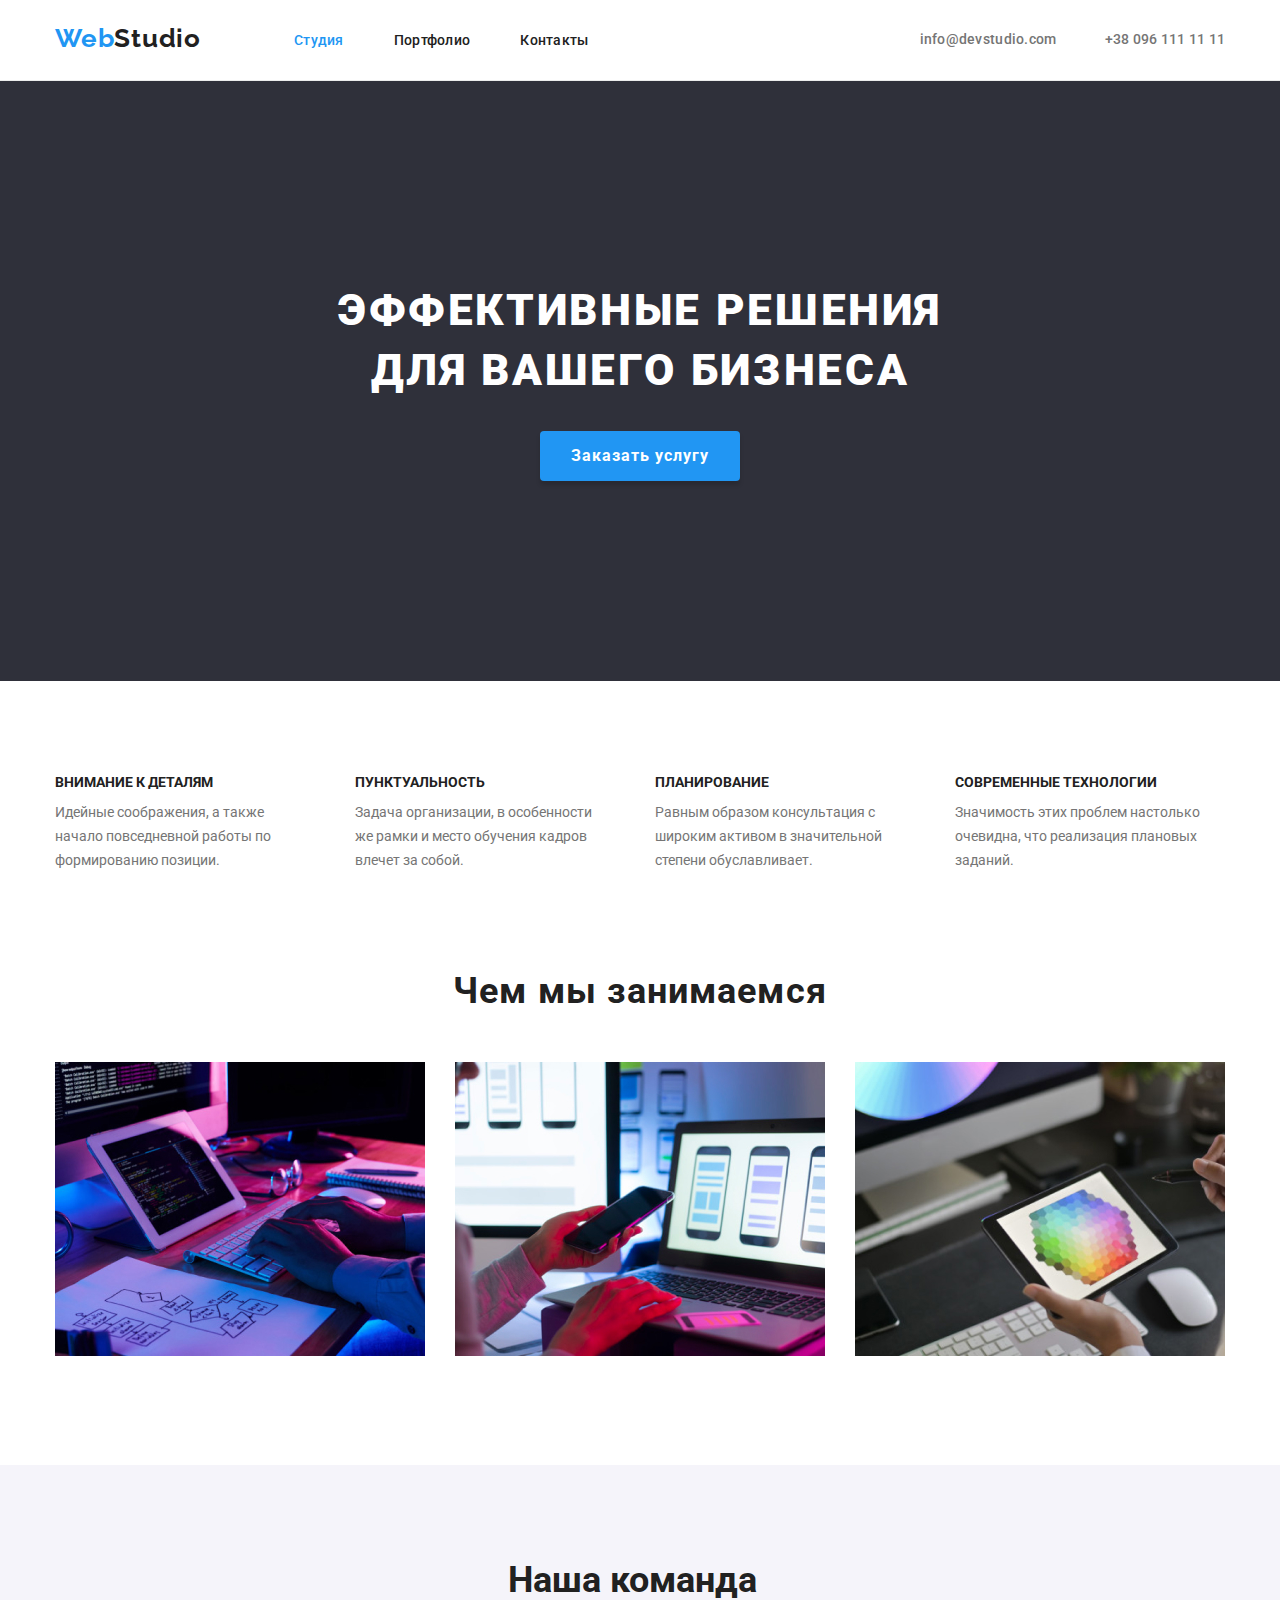
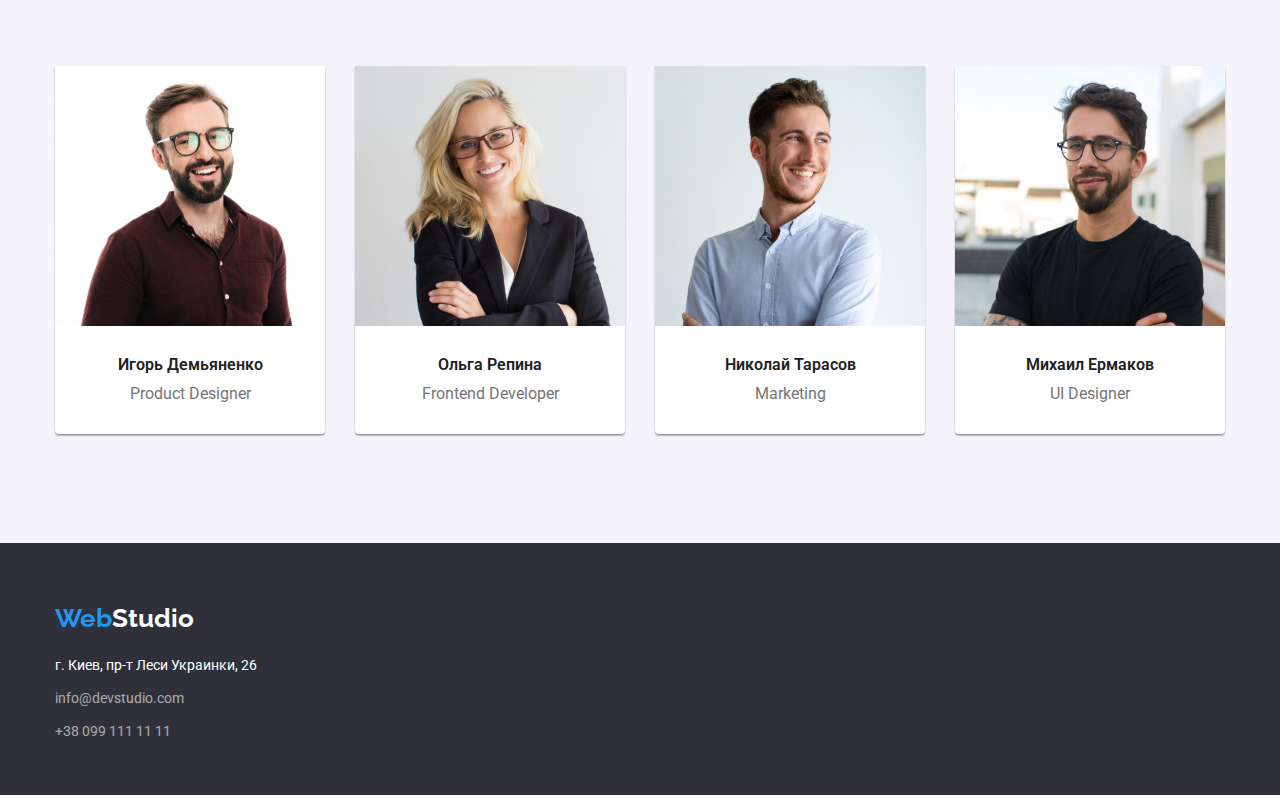
<file: index.html>
<!DOCTYPE html>
<html lang="ru">
<head>
    <meta charset="UTF-8">
    <meta name="viewport" content="width=device-width, initial-scale=1.0">
    <title lang="en">WebStudio</title>
    <link rel="stylesheet" href="https://cdnjs.cloudflare.com/ajax/libs/modern-normalize/1.0.0/modern-normalize.min.css">
    <link rel="stylesheet" href="https://fonts.googleapis.com/css2?family=Raleway:wght@700&family=Roboto:wght@400;500;700;900&display=swap">
    <link rel="stylesheet" href="./style.css">
</head>
<!--Header-->
<body class="general-style">
    <header class="header-style">
        <div class="header-container">
        <nav class="">               
            <ul class="list nav-style">
                <li  class="logo-header-position">
                    <a href="./index.html" lang="en" class="link logo-header">Web<span class="logo-black">Studio</span></a>
                </li>
                <li class="nav-position">
                    <a href="./index.html" class="link navigate studio current">Студия</a>
                </li>
                <li class="nav-position">
                    <a href="./portfolio-folder/portfolio.html" target="_blank" class="link navigate portfolio">Портфолио</a>
                </li>
                <li class="nav-position">
                    <a href="#" class="link navigate contacts">Контакты</a>
                </li>
            </ul>
        </nav>
            <div class="contact-item">
                <a class="link mail-link" href="mailto:info@devstudio.com">info@devstudio.com</a>
                <a class="link tel-link" href="tel:+380961111111">+38 096 111 11 11</a>
            </div>
        </div>
    </header>
    <main>
        <!--Hero-->
        <!--Первая секция-->
        <section class="">
            <div class="first-container">
            <h1 class="h1-style">Эффективные решения для вашего бизнеса</h1>
            <div class="first-btn-style">
               <button type="button" class="btn-order">Заказать услугу</button>
            </div>
        </section>
        <!--Вторая секция-->
        <section class="">
            <div class="second-container">
            <h2 class="invisible">Сильные стороны компании</h2>
            <ul class="list strengths-position">
                <li class="strengths-item">
                    <h3 class="strengths-title attention">Внимание к деталям</h3>
                    <p class="strengths-text text-at">
                        Идейные соображения, а также начало повседневной работы 
                        по формированию позиции.
                    </p>
                </li>
                <li class="strengths-item">
                    <h3 class="strengths-title punctuality">Пунктуальность</h3>
                    <p class="strengths-text text-pt">
                        Задача организации, в особенности же рамки 
                        и место обучения кадров влечет за собой.
                    </p>
                </li>
                <li class="strengths-item">
                    <h3 class="strengths-title planning">Планирование</h3>
                    <p class="strengths-text text-pl">
                        Равным образом консультация с широким 
                        активом в значительной степени обуславливает.
                    </p>
                </li>
                <li class="strengths-item">
                    <h3 class="strengths-title modern-techs">Современные технологии</h3>
                    <p class="strengths-text text-mt">
                        Значимость этих проблем настолько 
                        очевидна, что реализация плановых заданий.
                    </p>
                </li>
            </ul>
            <h2 class="what-we-do-title">Чем мы занимаемся</h2>
            <ul class="list img-list">
                <li class="img-position">
                    <img class="" src="./resources/specin/img.jpg" alt="набор на клавиатуре" width="370"
                        height="294">
                </li>
                <li class="img-position">
                    <img class="" src="./resources/specin/img-1.jpg" alt="работа на ноут-буке с телефоном в руке"
                        width="370" height="294">
                </li>
                <li class="img-position">
                    <img class="" src="./resources/specin/img-2.jpg" alt="работа с планшетом" width="370"
                        height="294">
                </li>
            </ul>
            </div>
        </section>
        <!--Третья секция-->
        <section class="third-container-bg">
            <div class="third-container">
            <h2 class="our-team">Наша команда</h2>
            <ul class="list team-position">
                <li class="team-item igor">
                    <a href="#" class="team-link"><img src="./resources/ourteam/igor.jpg" alt="Игорь Демьяненко" width="270"
                            height="260">
                        <h3 class="text-link">
                            Игорь Демьяненко
                        </h3>
                        <p lang="en" class="text-p">Product Designer</p>
                    </a>
                </li>
                <li class="team-item olga">
                    <a href="#" class="team-link"><img src="./resources/ourteam/olga.jpg" alt="Ольга Репина" width="270"
                            height="260">
                        <h3 class="text-link">
                            Ольга Репина
                        </h3>
                        <p lang="en" class="text-p">Frontend Developer</p>
                    </a>
                </li>
                <li class="team-item nikolay">
                    <a href="#" class="team-link"><img src="./resources/ourteam/nikolai.jpg" alt="Николай Тарасов" width="270"
                            height="260">
                        <h3 class="text-link">
                            Николай Тарасов
                        </h3>
                        <p lang="en" class="text-p">Marketing</p>
                    </a>
                </li>
                <li class="team-item michail">
                    <a href="#" class="team-link"><img src="./resources/ourteam/michail.jpg" alt="Михаил Ермаков" width="270"
                            height="260">
                        <h3 class="text-link">
                            Михаил Ермаков
                        </h3>
                        <p lang="en" class="text-p">UI Designer</p>
                    </a>
                </li>
            </ul>
            </div>
        </section>
        <!--Подвал-->
        <div>
            <footer class="footer-bg">
                <div class="footer-container">
                <a href="./index.html" lang="en" class="logo-footer">Web<span class="logowhite">Studio</span></a>
                <address>
                    <ul class="list footer-style">
                        <li class="footer-position">
                            <a class="footer-item maps-ft" href="https://goo.gl/maps/K3a9Xga9qzkyoFFn6" target="_blank">
                                г. Киев, пр-т Леси Украинки, 26
                            </a>
                        </li>
                        <li class="footer-position">
                            <a class="footer-item mail-ft" href="mailto:info@devstudio.com">info@devstudio.com</a>
                        </li>
                        <li class="footer-position">
                            <a class="footer-item tel-ft" href="tel:+380991111111">+38 099 111 11 11</a>
                        </li>
                    </ul>
                </div>
                </address>
            </footer>
        </div>
    
</body>
</html>
</file>
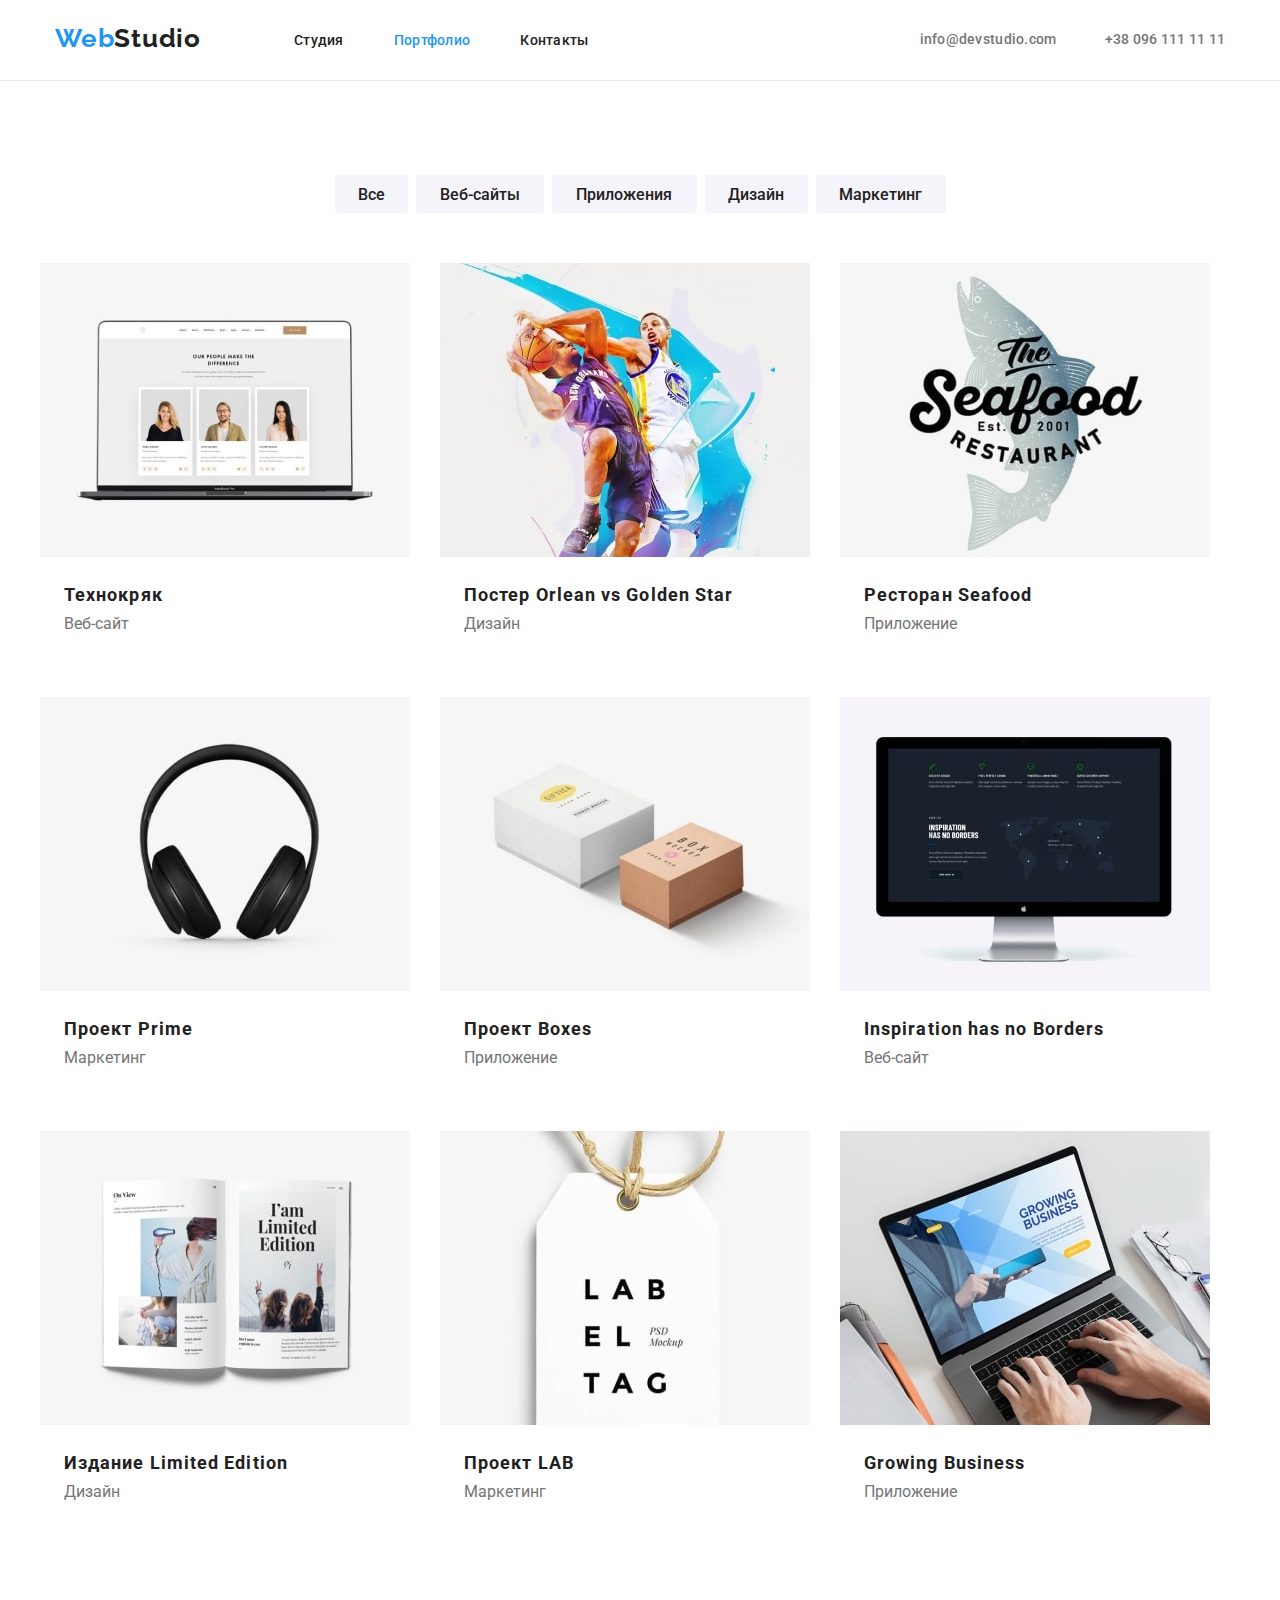
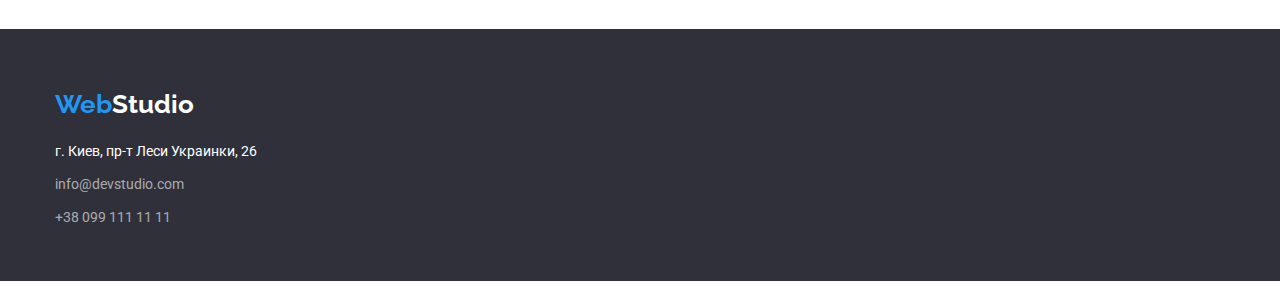
<file: portfolio-folder/portfolio.html>
<!DOCTYPE html>
<html lang="ru">
<head>
    <meta charset="UTF-8">
    <meta name="viewport" content="width=device-width, initial-scale=1.0">
    <title>Portfolio</title>
    <link rel="stylesheet" href="https://fonts.googleapis.com/css2?family=Raleway:wght@700&family=Roboto:wght@400;500;700;900&display=swap">
    <link rel="stylesheet" href="https://cdnjs.cloudflare.com/ajax/libs/modern-normalize/1.0.0/modern-normalize.min.css" />
    <link rel="stylesheet" href="../style.css">
</head>
    <!--Header-->
    <body class="general-style">
        <header class="header-style">
            <div class="header-container line">
                <nav class="">
                    <ul class="list nav-style">
                        <li class="logo-header-position">
                            <a href="../index.html" lang="en" class="logo-header">Web<span class="logo-black">Studio</span></a>
                        </li>
                        <li class="nav-position">
                            <a href="../index.html" class="navigate studio">Студия</a>
                        </li>
                        <li class="nav-position">
                            <a href="./portfolio-folder/portfolio.html" target="_blank" class="navigate portfolio current">Портфолио</a>
                        </li>
                        <li class="nav-position">
                            <a href="#" class="navigate contacts">Контакты</a>
                        </li>
                    </ul>
                </nav>
                <div class="contact-item">
                    <a class="link mail-link" href="mailto:info@devstudio.com">info@devstudio.com</a>
                    <a class="link tel-link" href="tel:+380961111111">+38 096 111 11 11</a>
                </div>
                </div>
        </header>
        <!--Hero-->
        <main>
            <section class="main-bg">
                <div class="hero-style">
                <h1 class="invisible">Ряд кнопок</h1>
                <ul class="list btn-position">
                    <li class="btn-item">
                        <button type="button" class="btn all">Все</button>
                    </li>
                    <li class="btn-item">
                        <button type="button" class="btn sites">Веб-сайты</button>
                    </li>
                    <li class="btn-item">
                        <button type="button" class="btn apps">Приложения</button>
                    </li>
                    <li class="btn-item">
                        <button type="button" class="btn design">Дизайн</button>
                    </li>
                    <li class="btn-item">
                        <button type="button" class="btn marketing">Маркетинг</button>
                    </li>
                </ul>
                <h2 class="invisible">Примеры работ</h2>
                <ul class="card-set">
                    <li class="card">
                        <a href="#" class="item">
                            <img src="./portfolio-images/port-img.jpg" alt="Постер Сайта Технокряк" width="370" height="294">
                            <h2 class="work-text">Технокряк
                            </h2>
                            <p class="work-type">Веб-сайт</p>
                        </a>
                    </li>
                    <li class="card">
                        <a href="#" class="item">
                            <img src="./portfolio-images/port-img-1.jpg" alt="Постер New Orlean vs Golden Star" width="370"
                                height="294">
                            <h2 class="work-text">Постер <span lang="en">Orlean vs Golden Star</span>
                            </h2>
                            <p class="work-type">Дизайн</p>
                        </a>
                    </li>
                    <li class="card">
                        <a href="#" class="item">
                            <img src="./portfolio-images/port-img-2.jpg" alt="Постер Ресторана Seafood" width="370"
                                height="294">
                            <h2 class="work-text">Ресторан <span lang="en">Seafood</span>
                            </h2>
                            <p class="work-type">Приложение</p>
                        </a>
                    </li>
                    <li class="card">
                        <a href="#" class="item">
                            <img src="./portfolio-images/port-img-3.jpg" alt="Наушники черные" width="370" height="294">
                            <h2 class="work-text">Проект <span lang="en">Prime</span>
                            </h2>
                            <p class="work-type">Маркетинг</p>
                        </a>
                    </li>
                    <li class="card">
                        <a href="#" class="item">
                            <img src="./portfolio-images/port-img-4.jpg" alt="Две коробки, белая и коричневая" width="370"
                                height="294">
                            <h2 class="work-text">Проект <span lang="en">Boxes</span>
                            </h2>
                            <p class="work-type">Приложение</p>
                        </a>
                    </li>
                    <li class="card">
                        <a href="#" class="item">
                            <img src="./portfolio-images/port-img-5.jpg"
                                alt="Монитор с открытой страницей сайта Inspiration has no Borders" width="370" height="294">
                            <h2 class="work-text"><span lang="en">Inspiration has no Borders</span>
                            </h2>
                            <p class="work-type">Веб-сайт</p>
                        </a>
                    </li>
                    <li class="card">
                        <a href="#" class="item">
                            <img src="./portfolio-images/port-img-6.jpg" alt="Раскрытая книга Издание Limited Edition"
                                width="370" height="294">
                            <h2 class="work-text">Издание <span lang="en">Limited Edition</span>
                            </h2>
                            <p class="work-type">Дизайн</p>
                        </a>
                    </li>
                    <li class="card">
                        <a href="#" class="item">
                            <img src="./portfolio-images/port-img-7.jpg" alt="Бирка LABELTAG" width="370" height="294">
                            <h2 class="work-text">Проект <span lang="en">LAB</span>
                            </h2>
                            <p class="work-type">Маркетинг</p>
                        </a>
                    </li>
                    <li class="card">
                        <a href="#" class="item">
                            <img src="./portfolio-images/port-img-8.jpg" alt="Набор на клавиатуре ноутбука" width="370"
                                height="294">
                            <h2 class="work-text"><span lang="en">Growing Business</span>
                            </h2>
                            <p class="work-type">Приложение</p>
                        </a>
                    </li>
                </ul>
                </div>
            </section>
        </main>
        <!--Подвал-->
        <div>
        <footer class="footer-bg">
            <div class="footer-container">
                <a href="./index.html" lang="en" class="logo-footer">Web<span class="logowhite">Studio</span></a>
                <address>
                    <ul class="list footer-style">
                        <li class="footer-position">
                            <a class="footer-item maps-ft" href="https://goo.gl/maps/K3a9Xga9qzkyoFFn6" target="_blank">
                                г. Киев, пр-т Леси Украинки, 26
                            </a>
                        </li>
                        <li class="footer-position">
                            <a class="footer-item mail-ft" href="mailto:info@devstudio.com">info@devstudio.com</a>
                        </li>
                        <li class="footer-position">
                            <a class="footer-item tel-ft" href="tel:+380991111111">+38 099 111 11 11</a>
                        </li>
                    </ul>
                </address>
            </div>   
        </footer>
        </div>
    </body>
</html>
</file>
<file: style.css>
/* Кастомные CSS свойства (переменные) */
/* Основной цвет текста #757575 */
/* Цвет текста заголовков #212121 */
/* Акцентный цвет текста #2196F3 */
/* Цвет текста  основного заголовка #FFFFFF */
/* Цвет основного фона #E5E5E5
/* Цвет фона шапки #FFFFFF */
/* Цвет фона основного заголовка #2F303A;
/* Цвет фона команды и кнопок #F5F4FA */
/* Цвет фона футера #2F303A */

/* Здесь начало кода */
:root {
  --primary-text-color: #757575;
  --title-text-color: #212121;
  --accent-text-color: #2196f3;
  --footer-address-color: rgba(255, 255, 255, 0.6);
  --general-background-color: #e5e5e5;
  --header-background-color: #ffffff;
  --order-background-color: #2f303a;
  --team-background-color: #f5f4fa;
  --portfolio-border-color: #eeeeee;
}

* {
  box-sizing: border-box;
}

h1,
h2,
h3,
h4,
h5,
h6,
p {
  margin: 0;
}
ul,
ol {
  margin: 0;
  padding: 0;
}
img {
  display: block;
}
button :hover {
  cursor: pointer;
}
.list {
  list-style: none;
}
.link {
  text-decoration: none;
}

.general-style {
  font-family: Roboto;
  font-style: normal;
}

/* display: none; */
.invisible {
  position: absolute;
  width: 1px;
  height: 1px;
  margin: -1px;
  padding: 0;
  overflow: hidden;
  border: 0;
  clip: rect(0 0 0 0);
}

/* top line bg */
.header-style {
  background: var(--header-background-color);
  border-bottom: 1px solid #ececec;
}

.header-container {
  display: flex;
  align-items: center;
  padding: 0 15px;
  margin: 0 auto;
  width: 1230px;
  height: 80px;

  /*outline: 2px solid tomato;*/
}

/* WebStudio-header */
.logo-header {
  text-decoration: none;
  width: 145px;
  height: 31px;

  font-family: Raleway;
  font-weight: 700;
  font-size: 26px;
  line-height: 1.2;
  letter-spacing: 0.03em;
  color: var(--accent-text-color);
}

.logo-header-position {
  padding-top: 24px;
  padding-bottom: 25px;
  margin-right: 93px;
}

.logo-black {
  color: var(--title-text-color);
}

.nav-style {
  display: flex;
  padding-left: 15px;
}

.nav-position {
  padding-top: 32px;
  padding-bottom: 32px;
}

.navigate {
  text-decoration: none;
  font-weight: 500;
  font-size: 14px;
  line-height: 1.14;
  letter-spacing: 0.02em;
  color: var(--title-text-color);
}

.navigate:hover,
.navigate:focus {
  color: var(--accent-text-color);
}

/* Студия */
.studio {
  width: 49px;
}

/* Портфолио */
.portfolio {
  margin: 0 50px;
  width: 77px;
}

/* Контакты */
.contacts {
  width: 68px;
}

.current {
  color: var(--accent-text-color);
}

/*  mail+tel */

.contact-item {
  display: flex;
  align-items: center;
  flex-wrap: nowrap;
  text-decoration: none;
}

.mail-link:hover,
.tel-link:hover,
.mail-link:focus,
.tel-link:focus {
  color: var(--accent-text-color);
}

.mail-link,
.tel-link {
  display: flex;
  align-items: center;

  font-weight: 500;
  font-size: 14px;
  line-height: 1.14;
  letter-spacing: 0.02em;
  color: var(--primary-text-color);
}

.contact-item > .contact-link {
  margin-left: 331px;
}

/* info@devstudio.com */
.mail-link {
  display: flex;
  align-items: center;
  margin-left: 331px;
  max-width: 135px;
}

/* +38 096 111 11 11 */
.tel-link {
  display: flex;
  align-items: center;
  margin-left: 50px;
  max-width: 122px;
}

/*Первая секция*/
/* Background */
.first-container {
  margin-top: 0px;
  margin-bottom: 0px;
  padding-top: 200px;
  padding-bottom: 200px;
  background-color: var(--order-background-color);
}

/* Эффективные решения для вашего бизнеса */
.h1-style {
  width: 696px;
  height: 120px;
  margin: 0 auto;

  font-weight: 900;
  font-size: 44px;
  line-height: 1.36;

  letter-spacing: 0.06em;
  text-transform: uppercase;
  text-align: center;
  color: var(--header-background-color);
}

/* Button Заказать услугу */
.first-btn-style {
  margin-top: 30px;
  padding: 0;
  text-align: center;
}

.btn-order {
  cursor: pointer;
  text-decoration: none;
  min-width: 200px;
  height: 50px;
  padding: 10 32;
  margin: 0 auto;

  text-align: center;
  font-weight: 700;
  font-size: 16px;
  line-height: 1.87;
  letter-spacing: 0.06em;

  background-color: var(--accent-text-color);
  color: var(--header-background-color);
  box-shadow: 0px 4px 4px rgba(0, 0, 0, 0.15);
  border-radius: 4px;
  border: 1px solid transparent;
}

/* Вторая секция */

.second-container {
  text-align: left;
  padding-left: 15px;
  padding-right: 15px;
  padding-top: 94px;
  padding-bottom: 94px;
  margin: 0 auto;
  width: 1230px;
}

.strengths-position {
  display: flex;
  flex-direction: row;
  justify-content: flex-start;
}

.strengths-title {
  width: 270px;
  height: 16px;
  font-weight: 700;
  font-size: 14px;
  line-height: 1.14;
  text-transform: uppercase;
  color: var(--title-text-color);
}

.strengths-text {
  margin-top: 10px;
  width: 270px;
  height: 75px;
  font-weight: 400;
  font-size: 14px;
  line-height: 1.7;
  color: var(--primary-text-color);
}

/* Внимание к деталям */
.attention {
  margin-left: 15px;
}

.text-at {
  margin-left: 15px;
  max-width: 220px;
}

/* Пунктуальность */
.punctuality {
  margin-left: 30px;
}

.text-pt {
  margin-left: 30px;
  max-width: 240px;
}

/* Планирование */
.planning {
  margin-left: 30px;
}

.text-pl {
  margin-left: 30px;
  max-width: 230px;
}

/* Современные технологии */
.modern-techs {
  margin-left: 30px;
}

.text-mt {
  margin-left: 30px;
  max-width: 250px;
}

/* Чем мы занимаемся */
.what-we-do-title {
  margin-top: 94px;
  margin-left: auto;
  margin-right: auto;
  margin-bottom: 0;
  width: 376px;
  height: 42px;
  white-space: nowrap;

  font-weight: 700;
  font-size: 36px;
  line-height: 42px;
  text-align: center;
  letter-spacing: 0.03em;
  color: var(--title-text-color);
}

/* img */

.img-list {
  display: flex;
  flex-direction: row;
  margin-top: 35px;
  padding: -15px;
  /*justify-content: center;*/
}

.img-position {
  margin: 15px;
}

.third-container-bg {
  background-color: var(--team-background-color);
}

.third-container {
  padding-left: 15px;
  padding-right: 15px;
  padding-top: 94px;
  padding-bottom: 94px;
  width: 1230px;
  margin: 0 auto;
}

.our-team {
  width: 264px;
  height: 42px;
  margin: 0 auto;

  font-weight: 700;
  font-size: 36px;
  line-height: 1.17;
  color: var(--title-text-color);
}

.team-position {
  display: flex;
  flex-direction: row;
  justify-content: space-between;
  margin-top: 50px;
  padding: -15px;
}

.team-item {
  cursor: pointer;
  width: 270px;
  height: 368px;
  margin: 15px;
  background: var(--header-background-color);

  box-shadow: 0px 1px 3px rgba(0, 0, 0, 0.12), 0px 1px 1px rgba(0, 0, 0, 0.14),
    0px 2px 1px rgba(0, 0, 0, 0.2);
  border-radius: 0px 0px 4px 4px;
}

.text-link {
  text-align: center;
  margin-top: 30px;
  font-weight: 600;
  font-size: 16px;
  line-height: 1.18;
  color: var(--title-text-color);
}

.team-link {
  text-decoration: none;
}

.text-p {
  text-align: center;
  margin-top: 10px;
  font-weight: 400;
  font-size: 16px;
  line-height: 1.18;
  color: var(--primary-text-color);
}

/* Footer */

.footer-bg {
  height: 252px;
  background-color: var(--order-background-color);
}

.footer-container {
  padding-top: 60px;
  padding-bottom: 60px;
  padding-left: 15px;
  padding-right: 15px;
  margin: 0 auto;
  width: 1230px;
}

.logo-footer {
  text-decoration: none;
  width: 145px;
  height: 31px;
  padding-left: 15px;

  font-family: Raleway;
  font-weight: 700;
  font-size: 26px;
  line-height: 1.19;
  color: var(--accent-text-color);
}

.logowhite {
  color: var(--header-background-color);
}

.footer-position {
  margin-top: 9px;
}

.footer-position:first-child {
  margin-top: 20px;
}

.footer-item {
  text-decoration: none;
  width: 231px;
  height: 21px;
  padding-left: 15px;
  font-weight: 400;
  font-size: 14px;
  font-style: normal;
  line-height: 1.7;
}

.maps-ft {
  color: var(--header-background-color);
}

.mail-ft {
  color: var(--footer-address-color);
}

.tel-ft {
  color: var(--footer-address-color);
}

/* Portfolio */
.main-bg {
  height: 1548px;
  background-color: var(--header-background-color);
}

.hero-style {
  padding-left: 15px;
  padding-right: 15px;
  padding-top: 94px;
  padding-bottom: 94px;
  margin: 0 auto;
  width: 1230px;
  height: 1548px;
}

.btn-position {
  display: flex;
  justify-content: center;
  margin-bottom: 50px;
}

.btn {
  font-family: inherit;
  padding: 6px 20px;
  height: 38px;
  font-weight: 500;
  font-size: 16px;
  line-height: 1.62;
  text-align: center;
  background-color: var(--team-background-color);
  color: var(--title-text-color);
  border-radius: 4px;
  border: 1px solid transparent;
}

.btn-item:not(:first-child) {
  margin-left: 8px;
}

.btn:hover,
.btn:focus {
  cursor: pointer;
  background-color: var(--accent-text-color);
  color: var(--header-background-color);
  box-shadow: 0px 3px 1px rgba(0, 0, 0, 0.1), 0px 1px 2px rgba(0, 0, 0, 0.08),
    0px 2px 2px rgba(0, 0, 0, 0.12);
  border-radius: 4px;
}

.all {
  min-width: 73px;
}

.sites {
  min-width: 128px;
}

.apps {
  min-width: 145px;
}

.design {
  min-width: 103px;
}

.marketing {
  min-width: 130px;
}

/* Стили  портфолио */

.card-set {
  display: flex;
  flex-wrap: wrap;
  align-content: stretch;
  margin: -15px;
}

.card {
  margin: 15px;
  width: 370px;
  height: 404px;
  list-style: none;
  text-decoration: none;
  background: var(--header-background-color);
}

.work-text {
  display: inline-block;
  margin: 0 auto;
  padding-top: 20px;
  padding-left: 24px;
  width: 322px;
  height: 36px;
  font-weight: 700;
  font-size: 18px;
  line-height: 2;
  letter-spacing: 0.06em;
  color: var(--title-text-color);
}

.work-type {
  display: inline-block;
  margin: 0 auto;
  padding-top: 4px;
  padding-left: 24px;
  width: 322px;
  height: 30px;
  font-size: 16px;
  line-height: 1.87;
  color: var(--primary-text-color);
}
</file>
